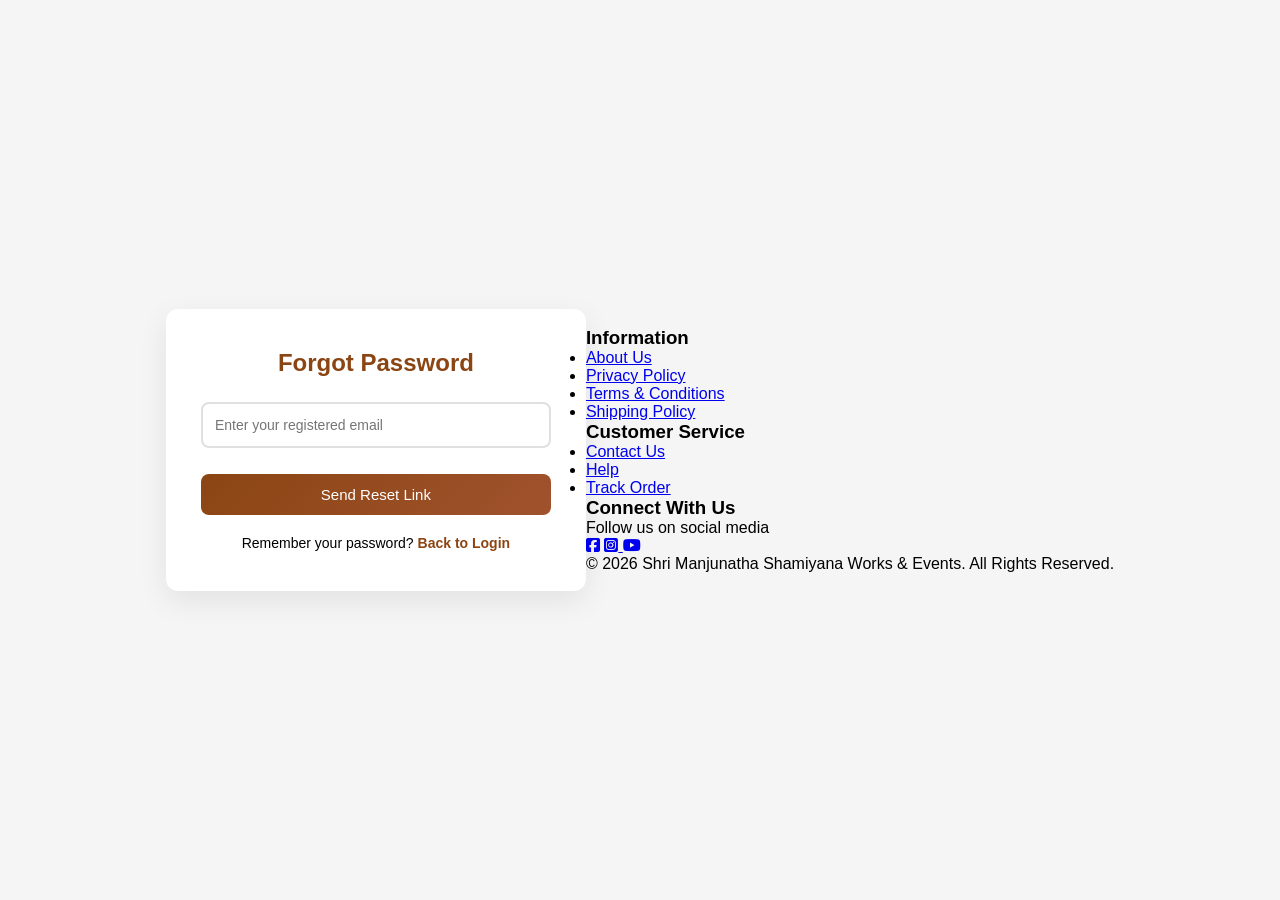
<file: frontend/pages/auth/forgot-password.html>
<!DOCTYPE html>
<html lang="en">
<head>
  <meta charset="UTF-8" />
  <title>Forgot Password</title>

  <!-- CSS -->
  <link rel="stylesheet" href="../../css/auth.css" />

  <!-- FONT AWESOME -->
  <link rel="stylesheet"
  href="https://cdnjs.cloudflare.com/ajax/libs/font-awesome/6.5.0/css/all.min.css"/>

  <!-- AUTH JS -->
  <script src="../../js/auth.js"></script>

  <script>
    requireGuest();
  </script>
</head>

<body class="auth-page">

  <div class="auth-container">

    <h2>Forgot Password</h2>

    <div id="message" class="message" style="display:none;"></div>

    <form onsubmit="forgotPassword(event)">

      <input
        type="email"
        id="email"
        placeholder="Enter your registered email"
        required
      />

      <button type="submit" class="auth-btn">
        Send Reset Link
      </button>

    </form>

    <p>
      Remember your password?
      <a href="login.html">Back to Login</a>
    </p>

  </div>


  <!-- FOOTER -->
  <div id="footer"></div>


  <!-- LOAD FOOTER -->
  <script>
  fetch("../../components/footer.html")
    .then(res => res.text())
    .then(data => {
      document.getElementById("footer").innerHTML = data;
    });
  </script>

</body>
</html>
</file>
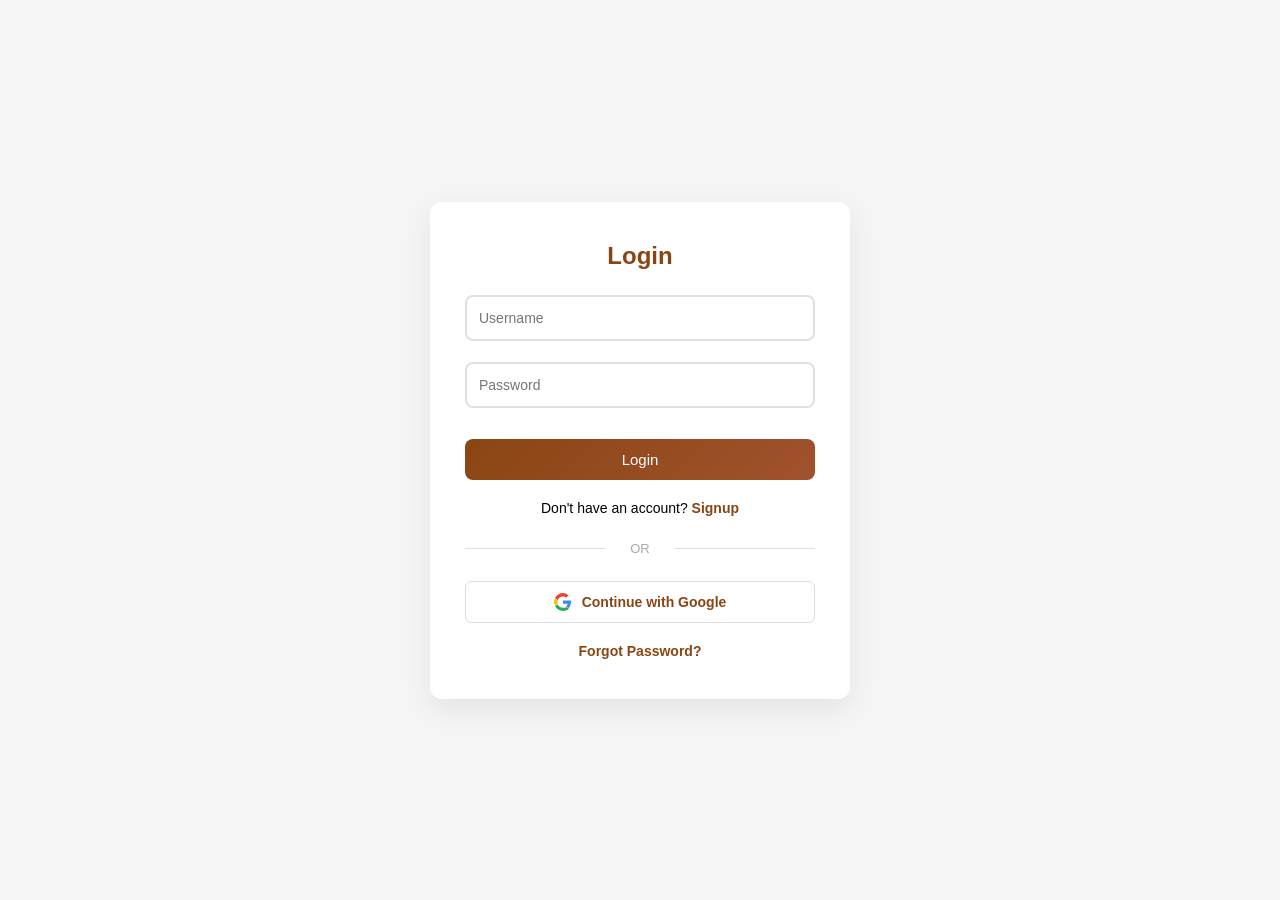
<file: frontend/pages/auth/login.html>
<!DOCTYPE html>
<html lang="en">
<head>
  <meta charset="UTF-8" />
  <title>Login</title>

  <!-- CSS -->
  <link rel="stylesheet" href="../../css/auth.css" />

  <!-- AUTH JS -->
  <script src="../../js/auth.js"></script>

  <script>
    requireGuest();
  </script>
</head>

<body class="auth-page">

  <div class="auth-container">

    <h2>Login</h2>

    <div id="message" class="message" style="display:none;"></div>

    <form onsubmit="login(event)">

      <!-- USERNAME -->
      <div class="form-group">
        <input
          type="text"
          id="username"
          placeholder="Username"
          required
        />
      </div>

      <!-- PASSWORD -->
      <div class="form-group">
        <input
          type="password"
          id="password"
          placeholder="Password"
          required
        />
      </div>

      <!-- LOGIN BUTTON -->
      <button type="submit" class="auth-btn">
        Login
      </button>

    </form>

    <p>
      Don't have an account?
      <a href="signup.html">Signup</a>
    </p>

    <div class="divider">OR</div>

    <!-- GOOGLE LOGIN BUTTON -->
    <a href="/api/auth/google" class="google-login-btn">

      <span class="google-icon">
        <svg width="18" height="18" viewBox="0 0 48 48">
          <path fill="#EA4335"
            d="M24 9.5c3.2 0 6.1 1.1 8.4 3.3l6.3-6.3C34.7 2.3 29.7 0 24 0 14.6 0 6.6 5.5 2.7 13.4l7.3 5.7C12 13.3 17.5 9.5 24 9.5z"/>
          <path fill="#4285F4"
            d="M46.1 24.5c0-1.6-.1-3.2-.4-4.7H24v9h12.4c-.5 2.7-2 5-4.2 6.5l6.6 5.1c3.9-3.6 6.3-8.9 6.3-15.9z"/>
          <path fill="#FBBC05"
            d="M10 28.9c-.5-1.4-.8-2.9-.8-4.4s.3-3 .8-4.4l-7.3-5.7C.9 17.4 0 20.6 0 24s.9 6.6 2.7 9.6l7.3-5.7z"/>
          <path fill="#34A853"
            d="M24 48c6.5 0 12-2.1 16-5.7l-6.6-5.1c-2 1.4-4.6 2.3-9.4 2.3-6.5 0-12-3.8-14-9.6l-7.3 5.7C6.6 42.5 14.6 48 24 48z"/>
        </svg>
      </span>

      <span class="google-text">Continue with Google</span>
    </a>

    <p>
      <a href="reset-password.html">Forgot Password?</a>
    </p>

  </div>

</body>
</html>
</file>
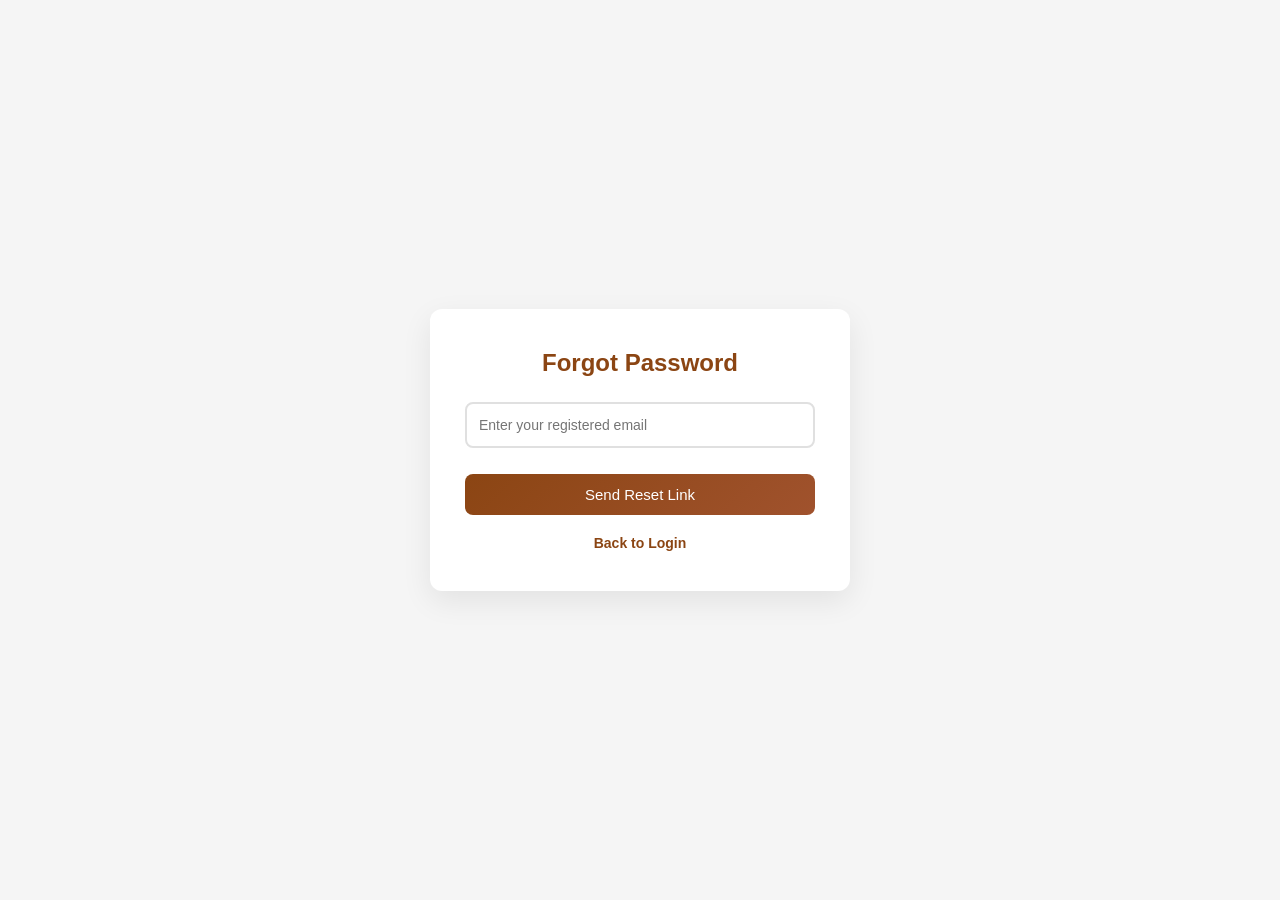
<file: frontend/pages/auth/reset-password.html>
<!DOCTYPE html>
<html lang="en">
<head>
  <meta charset="UTF-8" />
  <title>Reset Password</title>

  <link rel="stylesheet" href="../../css/auth.css" />
  <script src="../../js/auth.js"></script>
</head>

<body class="auth-page">

  <div class="auth-container">

    <h2 id="pageTitle">Forgot Password</h2>

    <div id="message" class="message" style="display:none;"></div>

    <!-- EMAIL FORM -->
    <form id="emailForm" onsubmit="sendResetLink(event)">
      <input
        type="email"
        id="email"
        placeholder="Enter your registered email"
        required
      />
      <button type="submit" class="auth-btn">
        Send Reset Link
      </button>
    </form>

    <!-- PASSWORD RESET FORM -->
    <form id="passwordForm" style="display:none;" onsubmit="resetPassword(event)">
      <input
        type="password"
        id="newPassword"
        placeholder="New Password"
        required
      />

      <input
        type="password"
        id="confirmPassword"
        placeholder="Confirm Password"
        required
      />

      <button type="submit" class="auth-btn">
        Reset Password
      </button>
    </form>

    <p>
      <a href="login.html">Back to Login</a>
    </p>

  </div>

</body>
</html>
</file>
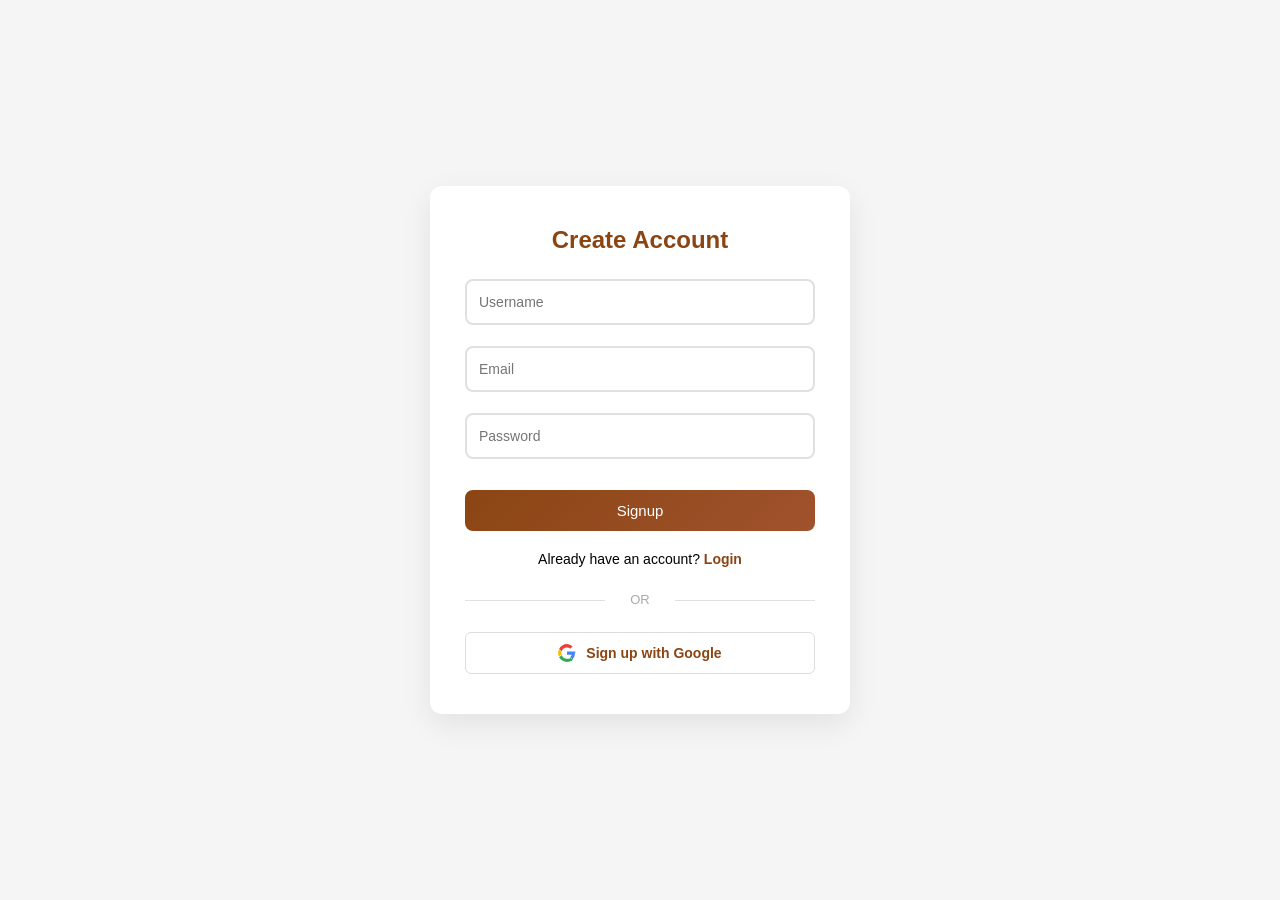
<file: frontend/pages/auth/signup.html>
<!DOCTYPE html>
<html lang="en">
<head>
  <meta charset="UTF-8" />
  <title>Signup</title>

  <!-- CSS -->
  <link rel="stylesheet" href="../../css/auth.css" />

  <!-- AUTH JS -->
  <script src="../../js/auth.js"></script>

  <script>
    requireGuest();
  </script>
</head>

<body class="auth-page">

  <div class="auth-container">

    <h2>Create Account</h2>

    <!-- MESSAGE BOX -->
    <div id="message" class="message" style="display:none;"></div>

    <form onsubmit="signup(event)">

      <div class="form-group">
        <input
          type="text"
          id="username"
          placeholder="Username"
          required
        />
      </div>

      <div class="form-group">
        <input
          type="email"
          id="email"
          placeholder="Email"
          required
        />
      </div>

      <div class="form-group">
        <input
          type="password"
          id="password"
          placeholder="Password"
          required
        />
      </div>

      <button type="submit" class="auth-btn">
        Signup
      </button>

    </form>

    <p>
      Already have an account?
      <a href="login.html">Login</a>
    </p>

    <div class="divider">OR</div>

    <!-- GOOGLE SIGNUP BUTTON -->
    <a href="/api/auth/google" class="google-login-btn">

      <span class="google-icon">
        <svg width="18" height="18" viewBox="0 0 48 48">
          <path fill="#EA4335"
            d="M24 9.5c3.2 0 6.1 1.1 8.4 3.3l6.3-6.3C34.7 2.3 29.7 0 24 0 14.6 0 6.6 5.5 2.7 13.4l7.3 5.7C12 13.3 17.5 9.5 24 9.5z"/>
          <path fill="#4285F4"
            d="M46.1 24.5c0-1.6-.1-3.2-.4-4.7H24v9h12.4c-.5 2.7-2 5-4.2 6.5l6.6 5.1c3.9-3.6 6.3-8.9 6.3-15.9z"/>
          <path fill="#FBBC05"
            d="M10 28.9c-.5-1.4-.8-2.9-.8-4.4s.3-3 .8-4.4l-7.3-5.7C.9 17.4 0 20.6 0 24s.9 6.6 2.7 9.6l7.3-5.7z"/>
          <path fill="#34A853"
            d="M24 48c6.5 0 12-2.1 16-5.7l-6.6-5.1c-2 1.4-4.6 2.3-9.4 2.3-6.5 0-12-3.8-14-9.6l-7.3 5.7C6.6 42.5 14.6 48 24 48z"/>
        </svg>
      </span>

      <span class="google-text">Sign up with Google</span>

    </a>

  </div>

</body>
</html>
</file>
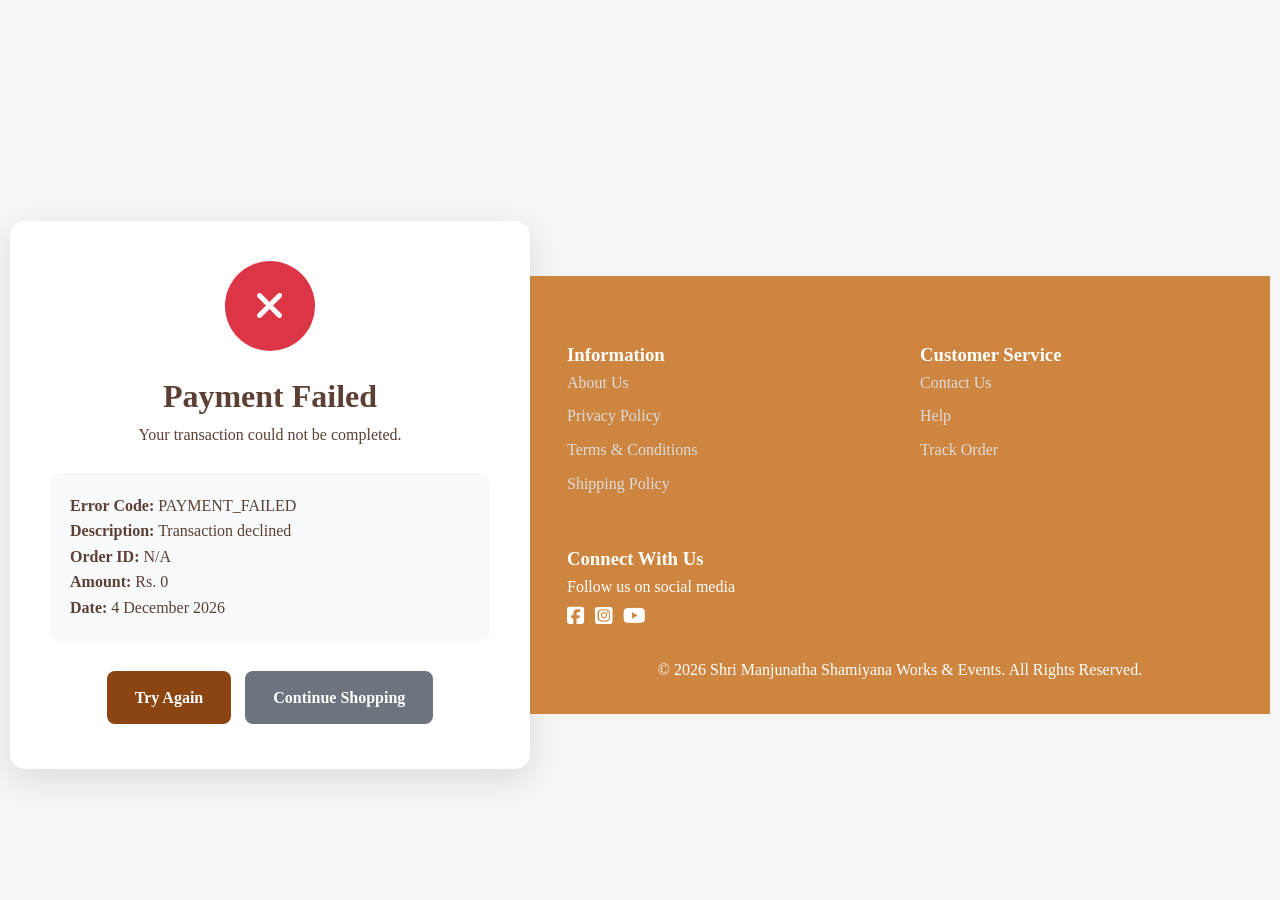
<file: frontend/pages/checkout/failure.html>
<!DOCTYPE html>
<html lang="en">
<head>
<meta charset="UTF-8">
<meta name="viewport" content="width=device-width, initial-scale=1.0">

<title>Payment Failed</title>

<link rel="stylesheet" href="../../css/ii.css">

<link rel="stylesheet"
href="https://cdnjs.cloudflare.com/ajax/libs/font-awesome/6.5.0/css/all.min.css">

<style>
body{
font-family:Segoe UI;
background:#f5f5f5;
display:flex;
justify-content:center;
align-items:center;
min-height:100vh;
}

.failure-container{
background:white;
padding:40px;
border-radius:15px;
box-shadow:0 10px 30px rgba(0,0,0,0.1);
max-width:520px;
width:100%;
text-align:center;
}

.failure-icon{
width:90px;
height:90px;
background:#dc3545;
border-radius:50%;
display:flex;
align-items:center;
justify-content:center;
margin:0 auto 20px;
}

.failure-icon i{font-size:40px;color:white;}

.error-details{
background:#f8f9fa;
padding:20px;
border-radius:10px;
margin:25px 0;
text-align:left;
}

.btn{
display:inline-block;
padding:14px 28px;
background:#8B4513;
color:white;
border-radius:8px;
text-decoration:none;
margin:5px;
font-weight:600;
}

.btn-secondary{background:#6c757d;}

.loader{
text-align:center;
padding:40px;
}
</style>
</head>

<body>

<div class="failure-container">

<div id="loader" class="loader">Loading details...</div>

<div id="failureBox" style="display:none">

<div class="failure-icon">
<i class="fa fa-times"></i>
</div>

<h1>Payment Failed</h1>
<p>Your transaction could not be completed.</p>

<div class="error-details">
<p><strong>Error Code:</strong> <span id="errorCode"></span></p>
<p><strong>Description:</strong> <span id="errorDescription"></span></p>
<p><strong>Order ID:</strong> <span id="orderId"></span></p>
<p><strong>Amount:</strong> Rs. <span id="amount"></span></p>
<p><strong>Date:</strong> <span id="date"></span></p>
</div>

<a id="retryBtn" class="btn">Try Again</a>

<a href="../home/Landing.html" class="btn btn-secondary">
Continue Shopping
</a>

</div>

</div>

<script>

const API_BASE = "/api";
const params = new URLSearchParams(window.location.search);

const orderId = params.get("orderId");
const amount = params.get("amount");
const errorCode = params.get("errorCode") || "PAYMENT_FAILED";
const errorDescription =
params.get("errorDescription") || "Transaction declined";

function initUI() {

document.getElementById("loader").style.display = "none";
document.getElementById("failureBox").style.display = "block";

document.getElementById("orderId").innerText = orderId || "N/A";
document.getElementById("amount").innerText = amount || "0";
document.getElementById("errorCode").innerText = errorCode;
document.getElementById("errorDescription").innerText = errorDescription;

document.getElementById("date").innerText =
new Date().toLocaleDateString("en-IN",{
year:"numeric",month:"long",day:"numeric"
});

const retryBtn = document.getElementById("retryBtn");

if (orderId) {
retryBtn.href = `../checkout/checkout.html?retryOrder=${orderId}`;
} else {
retryBtn.href = "../checkout/checkout.html";
}

}

async function verifyOrder() {

if (!orderId) {
initUI();
return;
}

try {

const res = await fetch(`${API_BASE}/orders/track/${orderId}`);

if (!res.ok) {
initUI();
return;
}

const data = await res.json();

if (data.paymentStatus === "completed") {
window.location.href =
`../checkout/success.html?orderId=${orderId}`;
return;
}

initUI();

} catch {
initUI();
}

}

verifyOrder();

</script>

<div id="footer"></div>

<script src="../../js/loadFooter.js"></script>

</body>
</html>
</file>
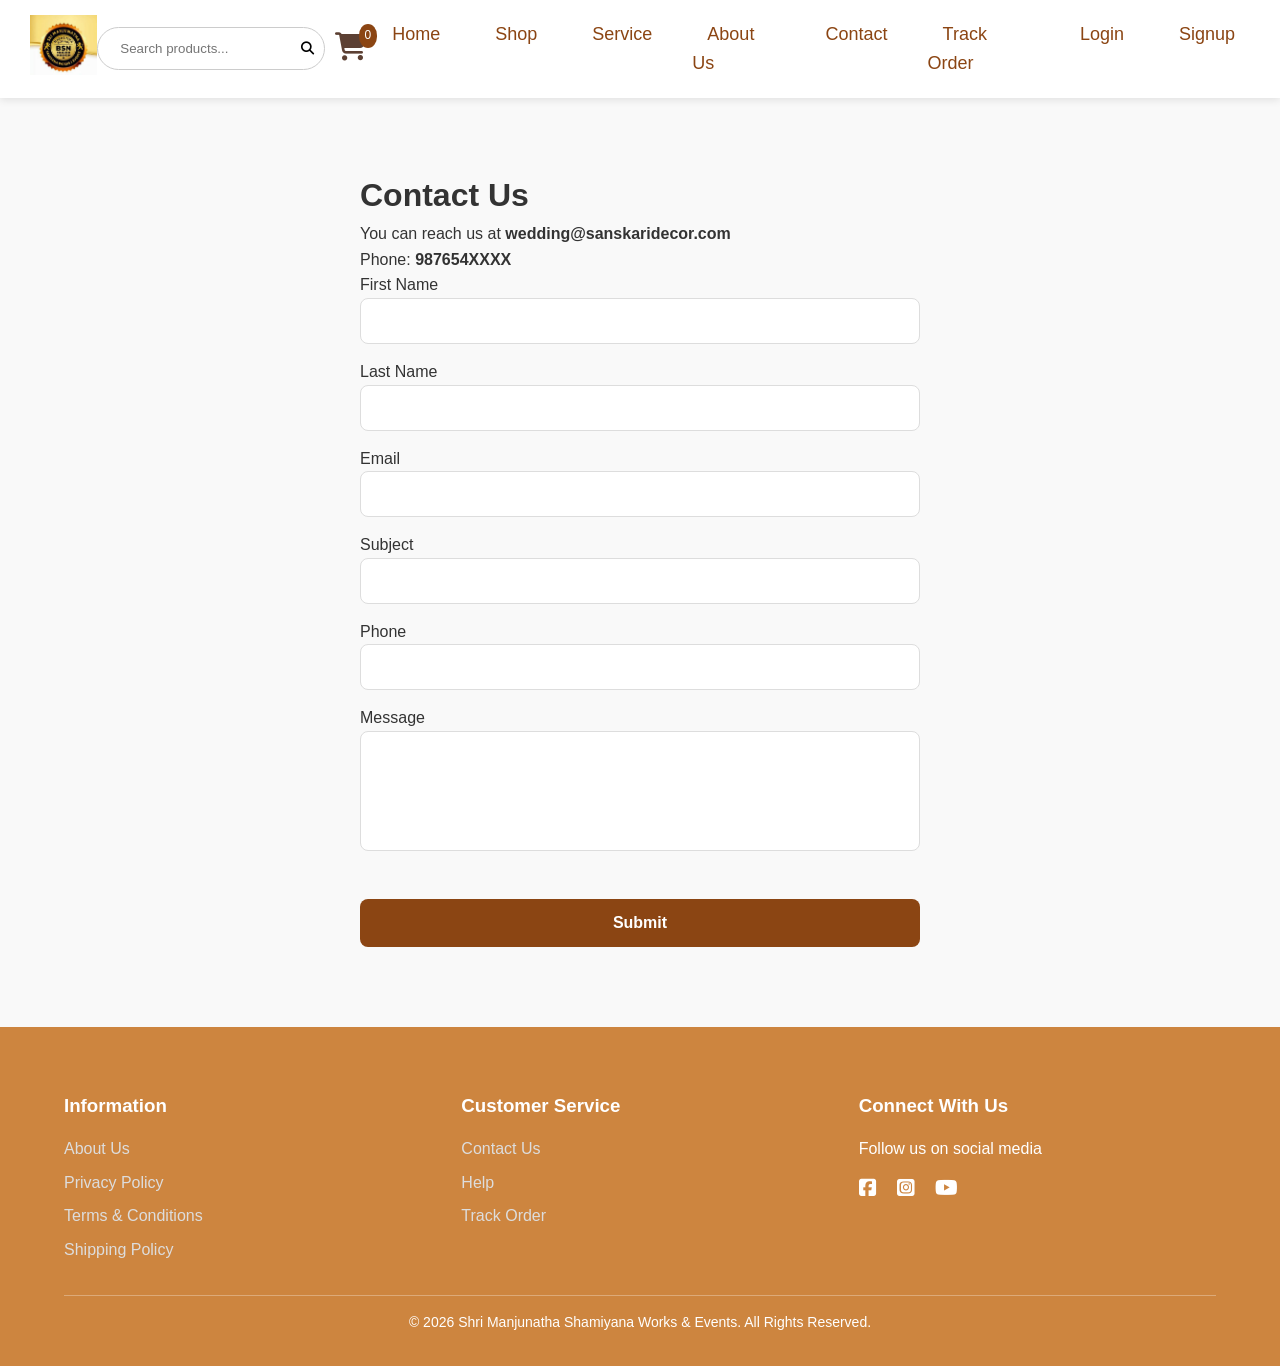
<file: frontend/pages/contact/Contact-us.html>
<!DOCTYPE html>

<html lang="en">
<head>

<meta charset="UTF-8">
<meta name="viewport" content="width=device-width, initial-scale=1.0">

<title>Contact Us | Shri Manjunatha</title>

<!-- GLOBAL CSS -->
<link rel="stylesheet" href="../../css/main.css">
<link rel="stylesheet" href="../../css/ii.css">
<link rel="stylesheet" href="../../css/contact.css">

<!-- FONT AWESOME -->
<link rel="stylesheet"
href="https://cdnjs.cloudflare.com/ajax/libs/font-awesome/6.5.0/css/all.min.css">

</head>

<body>

<!-- GLOBAL HEADER -->

<div id="header"></div>

<!-- CONTACT SECTION -->

<div style="max-width:600px; margin:60px auto; padding:20px;">

<h1>Contact Us</h1>

<p>
You can reach us at <b>wedding@sanskaridecor.com</b><br>
Phone: <b>987654XXXX</b>
</p>

<form class="contact-form">

<label>First Name</label> <input type="text" name="firstName" required>

<label>Last Name</label> <input type="text" name="lastName" required>

<label>Email</label> <input type="email" name="email" required>

<label>Subject</label> <input type="text" name="subject" required>

<label>Phone</label> <input type="tel" name="phone" required>

<label>Message</label>

<textarea name="message" rows="5" required></textarea>

<br><br>

<button type="submit">Submit</button>

</form>

</div>

<!-- LOAD HEADER -->

<script src="../../js/loadHeader.js"></script>

<script>
const API_BASE = "/api";

document.querySelector(".contact-form")
.addEventListener("submit", async (e) => {

e.preventDefault();

const formData = new FormData(e.target);
const data = Object.fromEntries(formData.entries());

try {

const res = await fetch(`${API_BASE}/contact`, {
method: "POST",
headers: { "Content-Type": "application/json" },
body: JSON.stringify(data)
});

const result = await res.json();

if(res.ok){
alert("Message sent successfully!");
e.target.reset();
}else{
alert(result.message || "Something went wrong");
}

}catch{
alert("Server error");
}

});
</script>

<!-- FOOTER -->

<div id="footer"></div>

<script src="../../js/loadFooter.js"></script>

</body>
</html>
</file>
<file: frontend/css/auth.css>
/* ================= GLOBAL ================= */

* {
  margin: 0;
  padding: 0;
  box-sizing: border-box;
}

body {
  font-family: Arial, sans-serif;
}

/* ================= AUTH PAGE LAYOUT ================= */

.auth-page {
  background: #f5f5f5;
  display: flex;
  justify-content: center;
  align-items: center;
  min-height: 100vh;
  padding: 20px;
}

/* ================= CONTAINER ================= */

.auth-container,
.reset-container {
  background: #ffffff;
  padding: 40px 35px;
  border-radius: 12px;
  box-shadow: 0 10px 30px rgba(0,0,0,0.08);
  width: 100%;
  max-width: 420px;
  animation: fadeIn 0.4s ease;
}

/* ================= FORM LAYOUT ================= */

.auth-container form {
  display: flex;
  flex-direction: column;
  gap: 16px;
}

/* ================= HEADING ================= */

.auth-container h2,
.reset-container h2 {
  color: #8b4513;
  text-align: center;
  margin-bottom: 25px;
  font-size: 24px;
}

/* ================= FORM GROUP ================= */

.form-group {
  margin-bottom: 5px;
}

.form-group label {
  display: block;
  font-size: 13px;
  margin-bottom: 6px;
  color: #555;
}

/* ================= INPUT ================= */

input {
  width: 100%;
  padding: 13px 12px;
  border: 2px solid #e0e0e0;
  border-radius: 8px;
  transition: 0.3s;
  font-size: 14px;
}

input:focus {
  border-color: #8b4513;
  outline: none;
  box-shadow: 0 0 0 2px rgba(139,69,19,0.1);
}

/* ================= PASSWORD WRAPPER ================= */

.password-wrapper {
  position: relative;
}

.password-wrapper i {
  position: absolute;
  right: 12px;
  top: 50%;
  transform: translateY(-50%);
  cursor: pointer;
  color: #777;
}

/* ================= BUTTON ================= */

.auth-container button,
.auth-btn,
.reset-btn {
  width: 100%;
  padding: 12px;
  background: linear-gradient(135deg,#8b4513,#a0522d);
  color: #fff;
  border: none;
  border-radius: 8px;
  cursor: pointer;
  margin-top: 10px;
  font-size: 15px;
  font-weight: 500;
  transition: all 0.25s ease;
}

.auth-container button:hover,
.auth-btn:hover,
.reset-btn:hover {
  transform: translateY(-2px);
  opacity: 0.95;
}

/* ================= GOOGLE BUTTON ================= */

.google-login-btn {
  display: flex;
  align-items: center;
  justify-content: center;
  gap: 10px;
  width: 100%;
  padding: 11px 14px;
  margin-top: 10px;
  background: #fff;
  border: 1px solid #dadce0;
  border-radius: 6px;
  text-decoration: none;
  font-weight: 500;
  font-size: 14px;
  color: #3c4043;
  transition: 0.2s ease;
  cursor: pointer;
}

.google-login-btn:hover {
  background: #f7f8f8;
  box-shadow: 0 1px 4px rgba(0,0,0,0.12);
}

.google-icon {
  display: flex;
  align-items: center;
}

.google-text {
  font-family: Roboto, Arial, sans-serif;
}

/* ================= DIVIDER ================= */

.divider {
  text-align: center;
  margin: 25px 0;
  color: #aaa;
  font-size: 13px;
  position: relative;
}

.divider::before,
.divider::after {
  content: "";
  position: absolute;
  top: 50%;
  width: 40%;
  height: 1px;
  background: #e0e0e0;
}

.divider::before {
  left: 0;
}

.divider::after {
  right: 0;
}

/* ================= LINKS ================= */

.auth-container p,
.auth-links,
.back-link {
  text-align: center;
  margin-top: 20px;
  font-size: 14px;
}

.auth-container a,
.auth-links a,
.back-link a {
  color: #8b4513;
  text-decoration: none;
  font-weight: 600;
}

.auth-container a:hover,
.auth-links a:hover,
.back-link a:hover {
  text-decoration: underline;
}

/* ================= MESSAGE ================= */

.message {
  padding: 12px;
  border-radius: 6px;
  margin-bottom: 15px;
  text-align: center;
  font-size: 14px;
}

.success {
  background: #d4edda;
  color: #155724;
}

.error {
  background: #f8d7da;
  color: #721c24;
}

/* ================= MODAL ================= */

.auth-modal {
  display: none;
  position: fixed;
  z-index: 9999;
  top: 0;
  left: 0;
  width: 100%;
  height: 100vh;
  background: rgba(0,0,0,0.6);
  justify-content: center;
  align-items: center;
  padding: 20px;
}

.auth-box {
  background: white;
  padding: 30px;
  border-radius: 12px;
  width: 100%;
  max-width: 360px;
  position: relative;
  text-align: center;
  animation: fadeIn 0.3s ease;
}

.auth-box input {
  width: 100%;
  margin-bottom: 12px;
  padding: 10px;
  border-radius: 6px;
  border: 1px solid #ddd;
}

.close {
  position: absolute;
  right: 15px;
  top: 10px;
  font-size: 22px;
  cursor: pointer;
}

/* ================= ANIMATION ================= */

@keyframes fadeIn {
  from {
    opacity: 0;
    transform: translateY(10px);
  }
  to {
    opacity: 1;
    transform: translateY(0);
  }
}

/* ================= TABLETS ================= */

@media (max-width: 768px) {

  .auth-container,
  .reset-container {
    padding: 30px 25px;
  }

  .auth-container h2,
  .reset-container h2 {
    font-size: 22px;
  }
}

/* ================= MOBILE ================= */

@media (max-width: 480px) {

  .auth-page {
    padding: 15px;
  }

  .auth-container,
  .reset-container {
    padding: 25px 20px;
  }

  .auth-container h2,
  .reset-container h2 {
    font-size: 20px;
  }

  input {
    padding: 12px;
  }

  .auth-btn,
  .reset-btn {
    font-size: 14px;
  }

  .google-login-btn {
    font-size: 13px;
  }

  .auth-box {
    padding: 20px 15px;
  }

  .divider::before,
  .divider::after {
    width: 35%;
  }

  .message {
    font-size: 13px;
    padding: 10px;
  }
}

/* ================= SMALL PHONES ================= */

@media (max-width: 350px) {

  .auth-container,
  .reset-container {
    padding: 20px 15px;
  }

  .auth-container h2,
  .reset-container h2 {
    font-size: 18px;
  }
}
</file>
<file: frontend/css/ii.css>
/* ================= ROOT ================= */

:root {
  --primary: #8B4513;
  --secondary: #CD853F;
  --light: #FAF0E6;
  --dark: #5C4033;
  --accent: #f5d86d;
  --shadow: rgba(0,0,0,0.1);
  --transition: 0.3s ease;
}

/* ================= RESET ================= */

* {
  margin: 0;
  padding: 0;
  box-sizing: border-box;
}

body {
  font-family: 'Segoe UI', Tahoma, Geneva, Verdana, sans-serif;
  background-color: var(--light);
  color: var(--dark);
  line-height: 1.6;
  padding-top: 90px;
}

/* ================= HEADER ================= */

.header-container {
  display: flex;
  align-items: center;
  justify-content: space-between;
  padding: 15px 30px;
  background: white;
  box-shadow: 0 2px 8px var(--shadow);
  position: fixed;
  top: 0;
  left: 0;
  right: 0;
  z-index: 1000;
}

.logo img {
  height: 60px;
}

.search-bar {
  display: flex;
  align-items: center;
  border: 1px solid #ccc;
  border-radius: 25px;
  padding: 5px 10px;
  background: white;
  max-width: 250px;
}

.search-bar input {
  border: none;
  outline: none;
  padding: 8px 12px;
}

.search-bar button {
  background: none;
  border: none;
  cursor: pointer;
}

/* ================= NAV ================= */

nav ul {
  display: flex;
  list-style: none;
  gap: 25px;
}

nav ul li a {
  text-decoration: none;
  color: var(--primary);
  font-size: 18px;
  font-weight: 500;
  padding: 10px 15px;
  transition: var(--transition);
  position: relative;
}

nav ul li a:hover {
  color: var(--accent);
}

/* ================= HEADER RIGHT ================= */

.header-right {
  display: flex;
  align-items: center;
  gap: 12px;
}

/* ================= CART ================= */

.cart-icon {
  font-size: 28px;
  cursor: pointer;
  padding: 10px;
}

.cart-icon a,
.cart-icon i {
  color: #5C4033;
  text-decoration: none;
}

.cart-icon:hover i {
  color: #CD853F;
}

.cart-link {
  position: relative;
}

.cart-badge {
  position: absolute;
  top: -8px;
  right: -10px;
  background: #8B4513;
  color: white;
  font-size: 12px;
  padding: 2px 6px;
  border-radius: 50%;
}

/* ================= HAMBURGER ================= */

.mobile-menu-btn {
  display: none;
  width: 44px;
  height: 44px;
  background: #f5efe6;
  border-radius: 8px;
  justify-content: center;
  align-items: center;
  cursor: pointer;
}

.mobile-menu-btn i {
  font-size: 24px;
  color: #5C4033;
}

/* ================= HERO ================= */

.hero {
  height: 90vh;
  background: url("/assets/images/homek.jpg") center/cover no-repeat;
  display: flex;
  align-items: center;
  justify-content: center;
  text-align: center;
}

.hero-content {
  background: rgba(0,0,0,0.5);
  color: white;
  padding: 40px;
  border-radius: 10px;
}

.hero h1 {
  font-size: 3rem;
}

.hero p {
  font-size: 1.2rem;
  margin-top: 10px;
}

.btn,
.shop-btn {
  display: inline-block;
  margin-top: 20px;
  padding: 12px 25px;
  background: var(--primary);
  color: white;
  text-decoration: none;
  border-radius: 5px;
}

/* ================= CATEGORIES ================= */

.categories {
  padding: 60px 20px;
  text-align: center;
}

.section-title {
  margin-bottom: 30px;
}

.category-grid {
  display: grid;
  grid-template-columns: repeat(auto-fit,minmax(250px,1fr));
  gap: 20px;
}

.category-card {
  background: white;
  border-radius: 10px;
  box-shadow: 0 5px 15px var(--shadow);
  overflow: hidden;
}

.category-card img {
  width: 100%;
  height: 220px;
  object-fit: cover;
}

.category-info {
  padding: 15px;
}

/* ================= PRODUCTS ================= */

.featured {
  padding: 60px 20px;
  text-align: center;
}

.product-grid {
  display: grid;
  grid-template-columns: repeat(auto-fit,minmax(220px,1fr));
  gap: 20px;
}

.product-card {
  background: white;
  border-radius: 10px;
  box-shadow: 0 5px 15px var(--shadow);
  padding: 15px;
}

.product-card img {
  width: 100%;
  height: 200px;
  object-fit: cover;
}

.product-price {
  color: var(--primary);
  font-weight: bold;
  margin: 10px 0;
}

/* ================= FOOTER ================= */

footer {
  background: var(--secondary);
  color: white;
  padding: 4rem 5% 2rem;
}

.footer-container {
  max-width: 1200px;
  margin: auto;
  display: flex;
  justify-content: space-between;
  gap: 40px;
  flex-wrap: wrap;
}

.footer-col {
  flex: 1;
  min-width: 220px;
}

.footer-col ul {
  list-style: none;
}

.footer-col ul li {
  margin-bottom: 8px;
}

.footer-col ul li a {
  color: #ddd;
  text-decoration: none;
}

.footer-col ul li a:hover {
  color: var(--accent);
}

.social-links {
  display: flex;
  gap: 10px;
}

.social-links a {
  color: white;
  font-size: 20px;
}

.copyright {
  text-align: center;
  margin-top: 25px;
}

/* ================= MOBILE ================= */

@media (max-width: 768px) {

  .search-bar {
    display: none;
  }

  .mobile-menu-btn {
    display: flex;
  }

  .logo img {
    height: 50px;
  }

  nav {
    display: none;
    position: absolute;
    top: 80px;
    left: 0;
    width: 100%;
    background: white;
    box-shadow: 0 4px 10px rgba(0,0,0,0.1);
  }

  nav.active {
    display: block;
  }

  nav ul {
    flex-direction: column;
    padding: 20px;
    gap: 15px;
  }

  .hero h1 {
    font-size: 2rem;
  }

  .footer-container {
    flex-direction: column;
    text-align: center;
  }

  .social-links {
    justify-content: center;
  }
}

/* ================= SMALL MOBILE ================= */

@media (max-width: 480px) {

  .hero h1 {
    font-size: 1.5rem;
  }

  .btn,
  .shop-btn {
    padding: 10px 20px;
    font-size: 14px;
  }
}
</file>
<file: frontend/css/main.css>
/* ================= FOOTER ================= */

footer {
  background: #c7813c;
  color: white;
  padding: 40px 10%;
}

.footer-container {
  max-width: 1200px;
  margin: auto;
  display: grid;
  grid-template-columns: repeat(3, 1fr);
  gap: 60px;
}

.footer-col {
  text-align: left;
}

.footer-col h3 {
  margin-bottom: 15px;
}

.footer-col ul {
  list-style: none;
  padding: 0;
}

.footer-col ul li {
  margin-bottom: 10px;
}

.footer-col ul li a {
  text-decoration: none;
  color: white;
  transition: 0.3s;
}

.footer-col ul li a:hover {
  color: #f5d86d;
}

.social-links {
  margin-top: 10px;
}

.social-links a {
  margin-right: 10px;
  font-size: 20px;
  color: white;
  transition: 0.3s;
}

.social-links a:hover {
  color: #f5d86d;
}

.copyright {
  text-align: center;
  border-top: 1px solid rgba(255,255,255,0.3);
  margin-top: 30px;
  padding-top: 15px;
  font-size: 14px;
}

/* ================= TABLET ================= */

@media (max-width: 768px) {

  .footer-container {
    grid-template-columns: 1fr 1fr;
    gap: 30px;
  }

  footer {
    padding: 30px 20px;
  }
}

/* ================= MOBILE ================= */

@media (max-width: 480px) {

  .footer-container {
    grid-template-columns: 1fr;
    text-align: center;
  }

  .footer-col {
    text-align: center;
  }

  .social-links {
    display: flex;
    justify-content: center;
  }

  .social-links a {
    margin: 0 8px;
  }
}
</file>
<file: frontend/css/contact.css>
/* ================= GLOBAL RESET ================= */

* {
  margin: 0;
  padding: 0;
  box-sizing: border-box;
  font-family: Arial, sans-serif;
}

body {
  background: #f9f9f9;
  color: #333;
  line-height: 1.6;
}

/* ================= BREADCRUMB ================= */

.breadcrumb {
  padding: 15px 40px;
  font-size: 15px;
  color: #777;
}

.breadcrumb a {
  text-decoration: none;
  color: #8B4513;
  font-weight: 500;
}

.breadcrumb a:hover {
  text-decoration: underline;
}

/* ================= CONTACT CONTAINER ================= */

.container {
  max-width: 700px;
  margin: 30px auto;
  background: #fff;
  padding: 40px;
  border-radius: 12px;
  box-shadow: 0 5px 20px rgba(0,0,0,0.08);
}

.container h1 {
  margin-bottom: 10px;
  color: #8B4513;
  font-size: 30px;
}

.contact-info {
  margin-bottom: 25px;
  font-size: 15px;
  line-height: 1.6;
}

/* ================= FORM ================= */

.contact-form input,
.contact-form textarea {
  width: 100%;
  padding: 14px;
  margin-bottom: 15px;
  border-radius: 8px;
  border: 1px solid #ddd;
  font-size: 14px;
  transition: 0.3s;
}

.contact-form input:focus,
.contact-form textarea:focus {
  border-color: #8B4513;
  outline: none;
  box-shadow: 0 0 0 2px rgba(139,69,19,0.1);
}

.contact-form textarea {
  resize: none;
  min-height: 120px;
}

.contact-form small {
  color: #777;
  display: block;
  margin-top: -10px;
  margin-bottom: 15px;
}

/* ================= CHECKBOX ================= */

.recaptcha {
  display: flex;
  align-items: center;
  gap: 10px;
  padding: 12px;
  border: 1px solid #ccc;
  border-radius: 6px;
  background: #fafafa;
  margin-bottom: 20px;
  font-size: 14px;
}

/* ================= BUTTON ================= */

.contact-form button {
  width: 100%;
  padding: 15px;
  background: #8B4513;
  color: #fff;
  border: none;
  font-size: 16px;
  border-radius: 8px;
  cursor: pointer;
  font-weight: 600;
  transition: 0.3s;
}

.contact-form button:hover {
  background: #a0522d;
}

/* ================= MESSAGE BOX ================= */

.message {
  padding: 12px;
  border-radius: 6px;
  margin-bottom: 15px;
  font-size: 14px;
}

.message.success {
  background: #d4edda;
  color: #155724;
}

.message.error {
  background: #f8d7da;
  color: #721c24;
}

/* ================= TABLET ================= */

@media (max-width: 768px) {

  .breadcrumb {
    padding: 12px 20px;
    font-size: 14px;
  }

  .container {
    margin: 20px;
    padding: 25px;
  }

  .container h1 {
    font-size: 26px;
  }
}

/* ================= MOBILE ================= */

@media (max-width: 480px) {

  .container {
    margin: 15px;
    padding: 20px;
  }

  .container h1 {
    font-size: 22px;
  }

  .contact-form input,
  .contact-form textarea {
    padding: 12px;
    font-size: 13px;
  }

  .contact-form button {
    font-size: 14px;
    padding: 13px;
  }

  .recaptcha {
    flex-direction: column;
    align-items: flex-start;
  }
}
</file>
